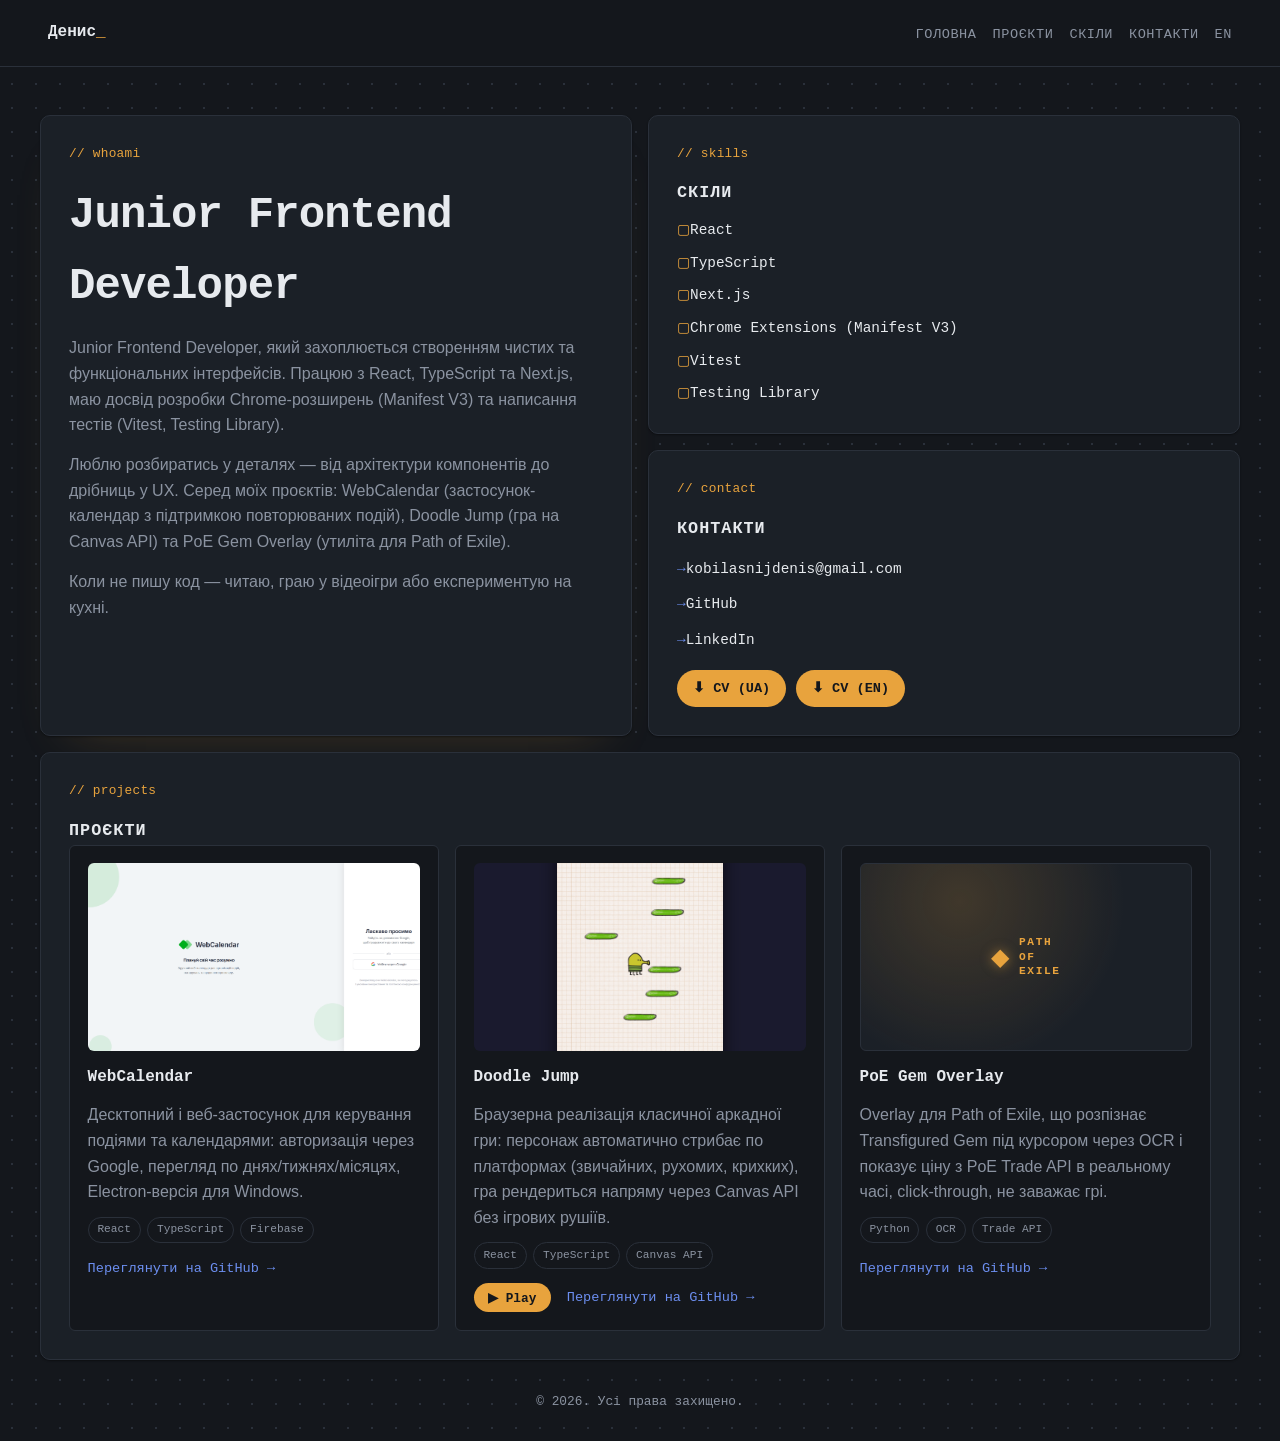
<file: index.html>
<!DOCTYPE html>
<html lang="uk">
<head>
    <meta charset="UTF-8">
    <meta name="viewport" content="width=device-width, initial-scale=1.0">
    <title>Портфоліо — Денис</title>
    <meta name="description" content="Портфоліо розробника: проєкти, скіли, контакти.">

    <!-- Етап 2: сюди буде наповнено CSS Grid верстку -->
    <link rel="stylesheet" href="style.css">
</head>
<body>

    <a class="skip-link" href="#main-content">Перейти до основного контенту</a>

    <header class="site-header">
        <nav class="main-nav" aria-label="Основна навігація">
            <a class="main-nav__logo" href="#hero">Денис</a>
            <button class="main-nav__toggle" type="button" aria-label="Відкрити меню" aria-expanded="false" aria-controls="main-nav-list">
                <span class="main-nav__toggle-bar"></span>
                <span class="main-nav__toggle-bar"></span>
                <span class="main-nav__toggle-bar"></span>
            </button>
            <ul id="main-nav-list" class="main-nav__list">
                <li class="main-nav__item"><a class="main-nav__link" href="#hero">Головна</a></li>
                <li class="main-nav__item"><a class="main-nav__link" href="#projects">Проєкти</a></li>
                <li class="main-nav__item"><a class="main-nav__link" href="#skills">Скіли</a></li>
                <li class="main-nav__item"><a class="main-nav__link" href="#contacts">Контакти</a></li>
                <li class="main-nav__item"><a class="main-nav__link" href="en.html">EN</a></li>
            </ul>
        </nav>
    </header>

    <main id="main-content" class="bento-grid">

        <!-- Hero-картка: велика, займає найбільше місця в сітці -->
        <section id="hero" class="bento-card bento-card--hero" aria-labelledby="hero-heading">
            <h1 id="hero-heading" class="hero__name">Junior Frontend Developer</h1>
            <p class="hero__text">Junior Frontend Developer, який захоплюється створенням чистих та функціональних інтерфейсів. Працюю з React, TypeScript та Next.js, маю досвід розробки Chrome-розширень (Manifest V3) та написання тестів (Vitest, Testing Library).</p>
            <p class="hero__text">Люблю розбиратись у деталях — від архітектури компонентів до дрібниць у UX. Серед моїх проєктів: WebCalendar (застосунок-календар з підтримкою повторюваних подій), Doodle Jump (гра на Canvas API) та PoE Gem Overlay (утиліта для Path of Exile).</p>
            <p class="hero__text">Коли не пишу код — читаю, граю у відеоігри або експериментую на кухні.</p>
        </section>

        <!-- Секція "Проєкти" як bento-картка-контейнер з підсіткою на 4 плейсхолдери -->
        <section id="projects" class="bento-card bento-card--projects" aria-labelledby="projects-heading">
            <h2 id="projects-heading" class="bento-card__title">Проєкти</h2>

            <div class="projects-grid">
                <article class="project-card" data-project="1">
                    <div class="project-card__preview has-thumb" role="button" tabindex="0" aria-label="Переглянути скріншоти проєкту WebCalendar" data-gallery='["screan shot/webcalendar/login.png", "screan shot/webcalendar/day-view.png", "screan shot/webcalendar/create-event.png"]' style="background-image: url('screan shot/webcalendar/login.png');"></div>
                    <h3 class="project-card__title">WebCalendar</h3>
                    <p class="project-card__desc">Десктопний і веб-застосунок для керування подіями та календарями: авторизація через Google, перегляд по днях/тижнях/місяцях, Electron-версія для Windows.</p>
                    <ul class="project-card__tags">
                        <li class="project-card__tag">React</li>
                        <li class="project-card__tag">TypeScript</li>
                        <li class="project-card__tag">Firebase</li>
                    </ul>
                    <a class="project-card__link" href="https://github.com/NacnudONE/-web-calendar" target="_blank" rel="noopener noreferrer">Переглянути на GitHub →</a>
                </article>

                <article class="project-card" data-project="2">
                    <div class="project-card__preview has-thumb" role="button" tabindex="0" aria-label="Переглянути скріншоти проєкту Doodle Jump" data-gallery='["screan shot/doodle-jump/menu.png", "screan shot/doodle-jump/gameplay.png"]' style="background-image: url('screan shot/doodle-jump/gameplay.png');"></div>
                    <h3 class="project-card__title">Doodle Jump</h3>
                    <p class="project-card__desc">Браузерна реалізація класичної аркадної гри: персонаж автоматично стрибає по платформах (звичайних, рухомих, крихких), гра рендериться напряму через Canvas API без ігрових рушіїв.</p>
                    <ul class="project-card__tags">
                        <li class="project-card__tag">React</li>
                        <li class="project-card__tag">TypeScript</li>
                        <li class="project-card__tag">Canvas API</li>
                    </ul>
                    <div class="project-card__actions">
                        <button class="project-card__play" type="button" data-play-url="https://nacnudone.github.io/doodle-Jump/">▶ Play</button>
                        <a class="project-card__link" href="https://github.com/NacnudONE/doodle-Jump" target="_blank" rel="noopener noreferrer">Переглянути на GitHub →</a>
                    </div>
                </article>

                <article class="project-card" data-project="3">
                    <div class="project-card__preview project-card__preview--logo" aria-hidden="true">
                        <span class="poe-logo">
                            <span class="poe-logo__gem">◆</span>
                            <span class="poe-logo__text">Path<br>of<br>Exile</span>
                        </span>
                    </div>
                    <h3 class="project-card__title">PoE Gem Overlay</h3>
                    <p class="project-card__desc">Overlay для Path of Exile, що розпізнає Transfigured Gem під курсором через OCR і показує ціну з PoE Trade API в реальному часі, click-through, не заважає грі.</p>
                    <ul class="project-card__tags">
                        <li class="project-card__tag">Python</li>
                        <li class="project-card__tag">OCR</li>
                        <li class="project-card__tag">Trade API</li>
                    </ul>
                    <a class="project-card__link" href="https://github.com/NacnudONE/poe_gem_overlay" target="_blank" rel="noopener noreferrer">Переглянути на GitHub →</a>
                </article>
            </div>
        </section>

        <!-- Картка "Скіли" -->
        <section id="skills" class="bento-card bento-card--skills" aria-labelledby="skills-heading">
            <h2 id="skills-heading" class="bento-card__title">Скіли</h2>
            <ul class="skills-list">
                <li class="skills-list__item">React</li>
                <li class="skills-list__item">TypeScript</li>
                <li class="skills-list__item">Next.js</li>
                <li class="skills-list__item">Chrome Extensions (Manifest V3)</li>
                <li class="skills-list__item">Vitest</li>
                <li class="skills-list__item">Testing Library</li>
            </ul>
        </section>

        <!-- Картка "Контакти" -->
        <section id="contacts" class="bento-card bento-card--contacts" aria-labelledby="contacts-heading">
            <h2 id="contacts-heading" class="bento-card__title">Контакти</h2>
            <ul class="contacts-list">
                <li class="contacts-list__item">
                    <a class="contacts-list__link" href="mailto:kobilasnijdenis@gmail.com" aria-label="Написати на пошту">kobilasnijdenis@gmail.com</a>
                </li>
                <li class="contacts-list__item">
                    <a class="contacts-list__link" href="https://github.com/NacnudONE" target="_blank" rel="noopener noreferrer" aria-label="Профіль на GitHub">GitHub</a>
                </li>
                <li class="contacts-list__item">
                    <a class="contacts-list__link" href="https://www.linkedin.com/in/%D0%B4%D0%B5%D0%BD%D0%B8%D1%81-%D0%BA%D0%BE%D0%B1%D0%B8%D0%BB%D1%8F%D1%88%D0%BD%D0%B8%D0%B9-59717441b/" target="_blank" rel="noopener noreferrer" aria-label="Профіль на LinkedIn">LinkedIn</a>
                </li>
            </ul>
            <div class="contacts-cv-group">
                <a class="contacts-cv" href="files/Denys_Kobyliashnyi_Resume.docx" download>⬇ CV (UA)</a>
                <a class="contacts-cv" href="files/Denys_Kobyliashnyi_Resume_EN.docx" download>⬇ CV (EN)</a>
            </div>
        </section>

    </main>

    <footer class="site-footer">
        <p class="site-footer__text">&copy; 2026. Усі права захищено.</p>
    </footer>

    <!-- Крок: галерея/lightbox для скріншотів проєктів (одна спільна модалка) -->
    <div class="lightbox" id="lightbox" hidden>
        <div class="lightbox__backdrop" data-lightbox-close></div>
        <div class="lightbox__dialog" role="dialog" aria-modal="true" aria-label="Перегляд скріншотів проєкту" tabindex="-1">
            <div class="lightbox__frame">
                <button class="lightbox__nav lightbox__nav--prev" type="button" aria-label="Попередній скріншот">&larr;</button>
                <div class="lightbox__stage"></div>
                <button class="lightbox__nav lightbox__nav--next" type="button" aria-label="Наступний скріншот">&rarr;</button>
            </div>
        </div>
    </div>

    <!-- Крок: модалка для запуску гри в iframe без переходу на іншу сторінку -->
    <div class="play-modal" id="play-modal" hidden>
        <div class="play-modal__backdrop" data-play-close></div>
        <div class="play-modal__dialog" role="dialog" aria-modal="true" aria-label="Гра" tabindex="-1">
            <button class="play-modal__close" type="button" aria-label="Закрити" data-play-close>&times;</button>
            <div class="play-modal__frame">
                <iframe class="play-modal__iframe" title="Гра" allow="autoplay; fullscreen"></iframe>
            </div>
        </div>
    </div>

    <script src="script.js" defer></script>
</body>
</html>
</file>
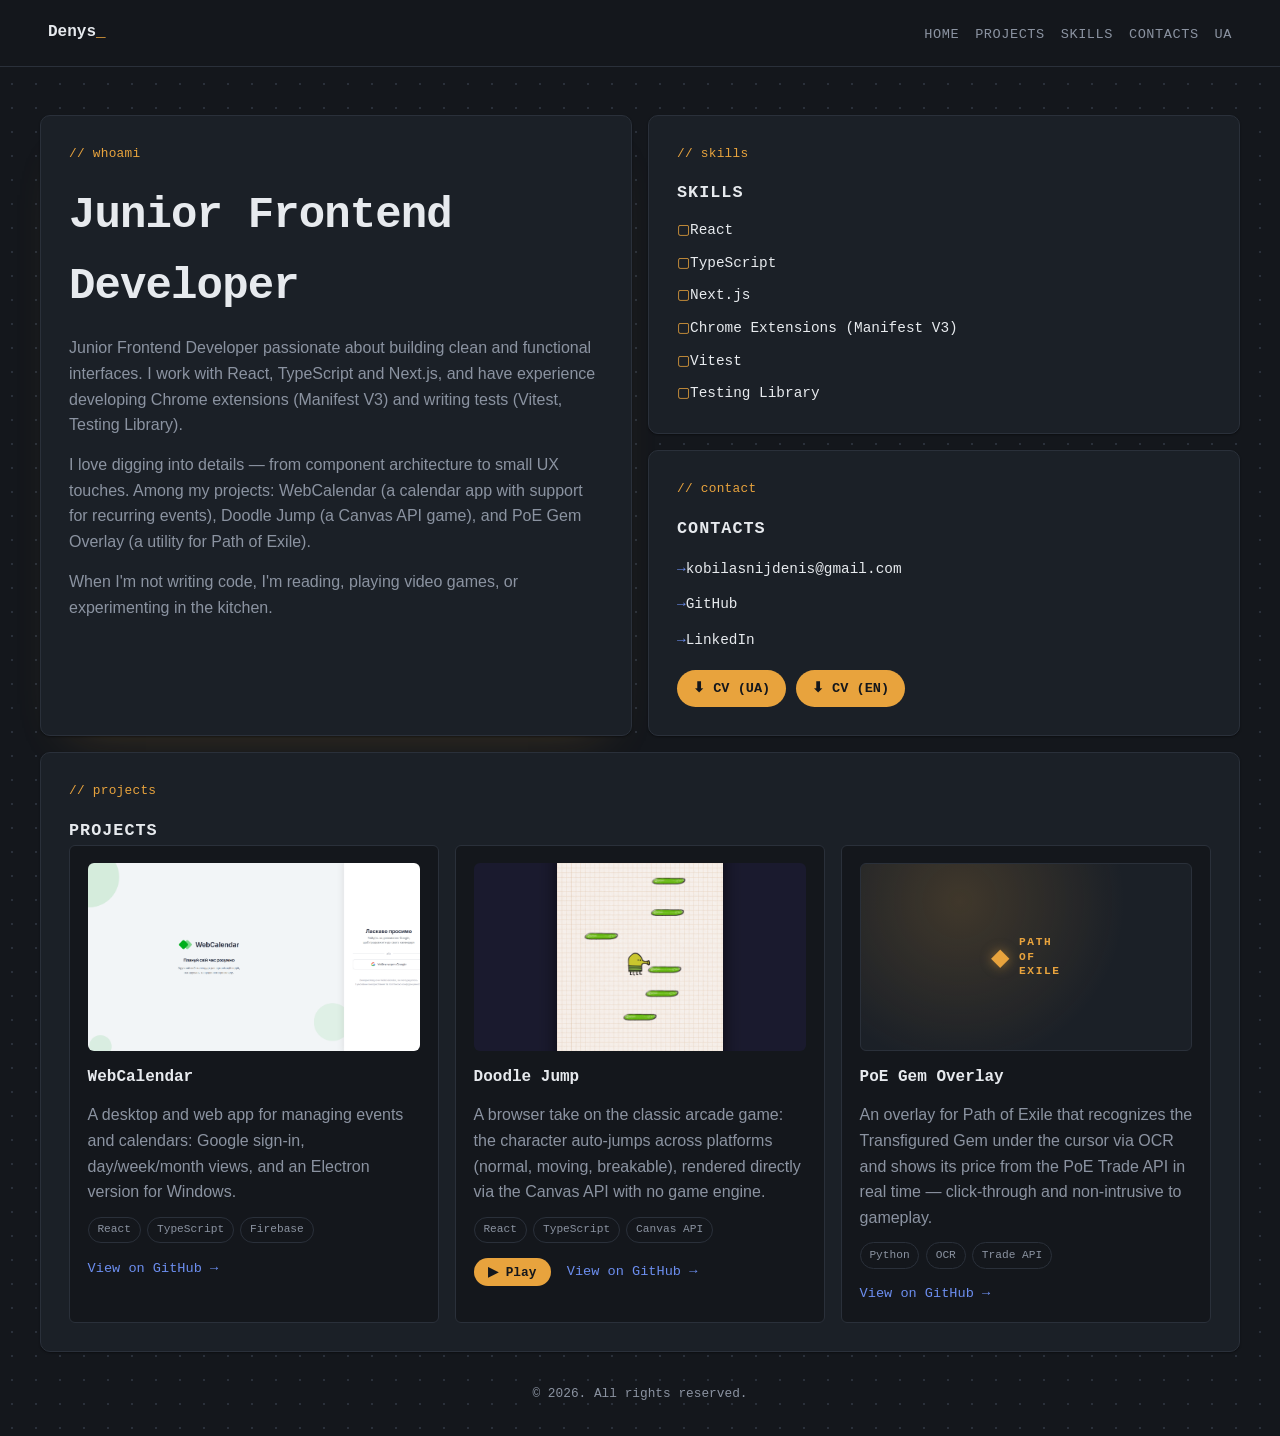
<file: en.html>
<!DOCTYPE html>
<html lang="en">
<head>
    <meta charset="UTF-8">
    <meta name="viewport" content="width=device-width, initial-scale=1.0">
    <title>Portfolio — Denys</title>
    <meta name="description" content="Developer portfolio: projects, skills, contacts.">

    <link rel="stylesheet" href="style.css">
</head>
<body>

    <a class="skip-link" href="#main-content">Skip to main content</a>

    <header class="site-header">
        <nav class="main-nav" aria-label="Main navigation">
            <a class="main-nav__logo" href="#hero">Denys</a>
            <button class="main-nav__toggle" type="button" aria-label="Open menu" aria-expanded="false" aria-controls="main-nav-list">
                <span class="main-nav__toggle-bar"></span>
                <span class="main-nav__toggle-bar"></span>
                <span class="main-nav__toggle-bar"></span>
            </button>
            <ul id="main-nav-list" class="main-nav__list">
                <li class="main-nav__item"><a class="main-nav__link" href="#hero">Home</a></li>
                <li class="main-nav__item"><a class="main-nav__link" href="#projects">Projects</a></li>
                <li class="main-nav__item"><a class="main-nav__link" href="#skills">Skills</a></li>
                <li class="main-nav__item"><a class="main-nav__link" href="#contacts">Contacts</a></li>
                <li class="main-nav__item"><a class="main-nav__link" href="index.html">UA</a></li>
            </ul>
        </nav>
    </header>

    <main id="main-content" class="bento-grid">

        <section id="hero" class="bento-card bento-card--hero" aria-labelledby="hero-heading">
            <h1 id="hero-heading" class="hero__name">Junior Frontend Developer</h1>
            <p class="hero__text">Junior Frontend Developer passionate about building clean and functional interfaces. I work with React, TypeScript and Next.js, and have experience developing Chrome extensions (Manifest V3) and writing tests (Vitest, Testing Library).</p>
            <p class="hero__text">I love digging into details — from component architecture to small UX touches. Among my projects: WebCalendar (a calendar app with support for recurring events), Doodle Jump (a Canvas API game), and PoE Gem Overlay (a utility for Path of Exile).</p>
            <p class="hero__text">When I'm not writing code, I'm reading, playing video games, or experimenting in the kitchen.</p>
        </section>

        <section id="projects" class="bento-card bento-card--projects" aria-labelledby="projects-heading">
            <h2 id="projects-heading" class="bento-card__title">Projects</h2>

            <div class="projects-grid">
                <article class="project-card" data-project="1">
                    <div class="project-card__preview has-thumb" role="button" tabindex="0" aria-label="View screenshots of the WebCalendar project" data-gallery='["screan shot/webcalendar/login.png", "screan shot/webcalendar/day-view.png", "screan shot/webcalendar/create-event.png"]' style="background-image: url('screan shot/webcalendar/login.png');"></div>
                    <h3 class="project-card__title">WebCalendar</h3>
                    <p class="project-card__desc">A desktop and web app for managing events and calendars: Google sign-in, day/week/month views, and an Electron version for Windows.</p>
                    <ul class="project-card__tags">
                        <li class="project-card__tag">React</li>
                        <li class="project-card__tag">TypeScript</li>
                        <li class="project-card__tag">Firebase</li>
                    </ul>
                    <a class="project-card__link" href="https://github.com/NacnudONE/-web-calendar" target="_blank" rel="noopener noreferrer">View on GitHub →</a>
                </article>

                <article class="project-card" data-project="2">
                    <div class="project-card__preview has-thumb" role="button" tabindex="0" aria-label="View screenshots of the Doodle Jump project" data-gallery='["screan shot/doodle-jump/menu.png", "screan shot/doodle-jump/gameplay.png"]' style="background-image: url('screan shot/doodle-jump/gameplay.png');"></div>
                    <h3 class="project-card__title">Doodle Jump</h3>
                    <p class="project-card__desc">A browser take on the classic arcade game: the character auto-jumps across platforms (normal, moving, breakable), rendered directly via the Canvas API with no game engine.</p>
                    <ul class="project-card__tags">
                        <li class="project-card__tag">React</li>
                        <li class="project-card__tag">TypeScript</li>
                        <li class="project-card__tag">Canvas API</li>
                    </ul>
                    <div class="project-card__actions">
                        <button class="project-card__play" type="button" data-play-url="https://nacnudone.github.io/doodle-Jump/">▶ Play</button>
                        <a class="project-card__link" href="https://github.com/NacnudONE/doodle-Jump" target="_blank" rel="noopener noreferrer">View on GitHub →</a>
                    </div>
                </article>

                <article class="project-card" data-project="3">
                    <div class="project-card__preview project-card__preview--logo" aria-hidden="true">
                        <span class="poe-logo">
                            <span class="poe-logo__gem">◆</span>
                            <span class="poe-logo__text">Path<br>of<br>Exile</span>
                        </span>
                    </div>
                    <h3 class="project-card__title">PoE Gem Overlay</h3>
                    <p class="project-card__desc">An overlay for Path of Exile that recognizes the Transfigured Gem under the cursor via OCR and shows its price from the PoE Trade API in real time — click-through and non-intrusive to gameplay.</p>
                    <ul class="project-card__tags">
                        <li class="project-card__tag">Python</li>
                        <li class="project-card__tag">OCR</li>
                        <li class="project-card__tag">Trade API</li>
                    </ul>
                    <a class="project-card__link" href="https://github.com/NacnudONE/poe_gem_overlay" target="_blank" rel="noopener noreferrer">View on GitHub →</a>
                </article>
            </div>
        </section>

        <section id="skills" class="bento-card bento-card--skills" aria-labelledby="skills-heading">
            <h2 id="skills-heading" class="bento-card__title">Skills</h2>
            <ul class="skills-list">
                <li class="skills-list__item">React</li>
                <li class="skills-list__item">TypeScript</li>
                <li class="skills-list__item">Next.js</li>
                <li class="skills-list__item">Chrome Extensions (Manifest V3)</li>
                <li class="skills-list__item">Vitest</li>
                <li class="skills-list__item">Testing Library</li>
            </ul>
        </section>

        <section id="contacts" class="bento-card bento-card--contacts" aria-labelledby="contacts-heading">
            <h2 id="contacts-heading" class="bento-card__title">Contacts</h2>
            <ul class="contacts-list">
                <li class="contacts-list__item">
                    <a class="contacts-list__link" href="mailto:kobilasnijdenis@gmail.com" aria-label="Send an email">kobilasnijdenis@gmail.com</a>
                </li>
                <li class="contacts-list__item">
                    <a class="contacts-list__link" href="https://github.com/NacnudONE" target="_blank" rel="noopener noreferrer" aria-label="GitHub profile">GitHub</a>
                </li>
                <li class="contacts-list__item">
                    <a class="contacts-list__link" href="https://www.linkedin.com/in/%D0%B4%D0%B5%D0%BD%D0%B8%D1%81-%D0%BA%D0%BE%D0%B1%D0%B8%D0%BB%D1%8F%D1%88%D0%BD%D0%B8%D0%B9-59717441b/" target="_blank" rel="noopener noreferrer" aria-label="LinkedIn profile">LinkedIn</a>
                </li>
            </ul>
            <div class="contacts-cv-group">
                <a class="contacts-cv" href="files/Denys_Kobyliashnyi_Resume.docx" download>⬇ CV (UA)</a>
                <a class="contacts-cv" href="files/Denys_Kobyliashnyi_Resume_EN.docx" download>⬇ CV (EN)</a>
            </div>
        </section>

    </main>

    <footer class="site-footer">
        <p class="site-footer__text">&copy; 2026. All rights reserved.</p>
    </footer>

    <div class="lightbox" id="lightbox" hidden>
        <div class="lightbox__backdrop" data-lightbox-close></div>
        <div class="lightbox__dialog" role="dialog" aria-modal="true" aria-label="Project screenshots preview" tabindex="-1">
            <div class="lightbox__frame">
                <button class="lightbox__nav lightbox__nav--prev" type="button" aria-label="Previous screenshot">&larr;</button>
                <div class="lightbox__stage"></div>
                <button class="lightbox__nav lightbox__nav--next" type="button" aria-label="Next screenshot">&rarr;</button>
            </div>
        </div>
    </div>

    <div class="play-modal" id="play-modal" hidden>
        <div class="play-modal__backdrop" data-play-close></div>
        <div class="play-modal__dialog" role="dialog" aria-modal="true" aria-label="Game" tabindex="-1">
            <button class="play-modal__close" type="button" aria-label="Close" data-play-close>&times;</button>
            <div class="play-modal__frame">
                <iframe class="play-modal__iframe" title="Game" allow="autoplay; fullscreen"></iframe>
            </div>
        </div>
    </div>

    <script src="script.js" defer></script>
</body>
</html>
</file>
<file: style.css>
/* =========================================================
   ЕТАП 2: CSS GRID ВЕРСТКА
   Наповнення:
   - Крок 2.1: базовий reset
   - Крок 2.2: display:grid + grid-template-areas для bento-розкладки
   - Крок 2.3: розміри карток (велика hero, менші — проєкти/скіли)
   Далі буде наповнено:
   - Етап 3: візуальний стиль — кольори, типографіка, тіні, паддінги
   - Етап 4: інтерактивність — hover, transition, мобільне меню
   - Етап 5: адаптивність — @media
   ========================================================= */

/* ---------- Крок 2.1: базовий reset ---------- */
*,
*::before,
*::after {
    box-sizing: border-box;
    margin: 0;
    padding: 0;
}

html {
    height: 100%;
}

body {
    min-height: 100%;
}

ul {
    list-style: none;
}

a {
    text-decoration: none;
    color: inherit;
}

/* ---------- Навігація: тимчасово горизонтальний список ---------- */
.main-nav {
    display: flex;
    align-items: center;
    justify-content: space-between;
}

.main-nav__list {
    display: flex;
    gap: 1rem;
}

/* ---------- Крок 2.2 + 2.3: bento-grid контейнер і розміри карток ---------- */
.bento-grid {
    display: grid;
    grid-template-columns: repeat(4, 1fr);
    grid-template-rows: repeat(2, minmax(160px, auto)) auto;
    grid-template-areas:
        "hero hero skills skills"
        "hero hero contacts contacts"
        "projects projects projects projects";
    align-items: start;
    gap: 1rem;
    max-width: 1200px;
    margin-inline: auto;
    margin-top: 3rem;
}

.bento-card--hero {
    align-self: stretch;
}

.bento-card--hero {
    grid-area: hero;
}

.bento-card--skills {
    grid-area: skills;
}

.bento-card--projects {
    grid-area: projects;
}

.bento-card--contacts {
    grid-area: contacts;
}

/* ---------- Внутрішня підсітка карток-проєктів ---------- */
.projects-grid {
    display: grid;
    grid-template-columns: repeat(3, 1fr);
    gap: 1rem;
}

/* =========================================================
   ЕТАП 3: ВІЗУАЛЬНИЙ СТИЛЬ
   Напрямок: естетика редактора коду/терміналу — графітовий фон,
   моно-шрифт для заголовків і "коментарних" міток секцій
   (// whoami, // skills...), теплий бурштиновий акцент.
   - Крок 3.1: колірна палітра + фон
   - Крок 3.2: типографіка
   - Крок 3.3: тіні, заокруглення, паддінги карток
   ========================================================= */

@import url('https://fonts.googleapis.com/css2?family=JetBrains+Mono:wght@400;600;700&family=Inter:wght@400;500;600&display=swap');

:root {
    /* Крок 3.1: колірна палітра */
    --color-bg: #14171c;
    --color-surface: #1b2027;
    --color-border: #2a303a;
    --color-text: #e7eaee;
    --color-text-muted: #8b93a1;
    --color-accent: #e8a33d;
    --color-accent-blue: #6c8eef;

    /* Крок 3.2: типографіка */
    --font-display: 'JetBrains Mono', 'Fira Code', ui-monospace, monospace;
    --font-body: 'Inter', -apple-system, BlinkMacSystemFont, 'Segoe UI', sans-serif;

    /* Крок 3.3: спільні розміри */
    --radius-card: 10px;
    --radius-chip: 6px;
    --space-card: 1.75rem;
}

/* ---------- Крок 3.1: фон сторінки ---------- */
body {
    background-color: var(--color-bg);
    background-image: radial-gradient(var(--color-border) 1px, transparent 1px);
    background-size: 24px 24px;
    color: var(--color-text);
    font-family: var(--font-body);
    line-height: 1.6;
}

/* ---------- Крок 3.2: типографіка ---------- */
.hero__name,
.bento-card__title,
.project-card__title,
.main-nav__logo,
.main-nav__link {
    font-family: var(--font-display);
}

.hero__name {
    font-size: clamp(2rem, 5vw, 2.75rem);
    font-weight: 700;
    letter-spacing: -0.02em;
}

.hero__text {
    margin-top: 0.9rem;
    max-width: 60ch;
    color: var(--color-text-muted);
}

.bento-card__title {
    font-size: 1.05rem;
    font-weight: 600;
    text-transform: uppercase;
    letter-spacing: 0.06em;
    color: var(--color-text);
}

.project-card__title {
    font-size: 1rem;
    font-weight: 600;
}

.bento-card__text,
.project-card__desc {
    margin-top: 0.75rem;
    color: var(--color-text-muted);
}

/* Сигнатурний елемент: кожна картка підписана як код-коментар */
.bento-card {
    position: relative;
}

.bento-card::before {
    display: block;
    margin-bottom: 1rem;
    font-family: var(--font-display);
    font-size: 0.8rem;
    color: var(--color-accent);
    letter-spacing: 0.02em;
}

.bento-card--hero::before     { content: "// whoami"; }
.bento-card--skills::before   { content: "// skills"; }
.bento-card--projects::before { content: "// projects"; }
.bento-card--contacts::before { content: "// contact"; }

/* ---------- Навігація ---------- */
.site-header {
    position: sticky;
    top: 0;
    z-index: 30;
    background-color: var(--color-bg);
}

.main-nav {
    position: relative;
    padding: 1.25rem clamp(1rem, 4vw, 3rem);
    border-bottom: 1px solid var(--color-border);
}

.main-nav__logo {
    font-weight: 600;
    font-size: 1rem;
}

.main-nav__logo::after {
    content: "_";
    color: var(--color-accent);
}

.main-nav__link {
    font-size: 0.85rem;
    text-transform: uppercase;
    letter-spacing: 0.04em;
    color: var(--color-text-muted);
}

/* ---------- Крок 3.3: тіні, заокруглення, паддінги карток ---------- */
.bento-card {
    background-color: var(--color-surface);
    border: 1px solid var(--color-border);
    border-radius: var(--radius-card);
    padding: var(--space-card);
    box-shadow: 0 1px 2px rgba(0, 0, 0, 0.4);
}

.bento-card--hero {
    box-shadow:
        0 1px 2px rgba(0, 0, 0, 0.4),
        0 24px 48px -32px rgba(232, 163, 61, 0.25);
}

.project-card {
    background-color: var(--color-bg);
    border: 1px solid var(--color-border);
    border-radius: var(--radius-chip);
    padding: 1.1rem;
}

/* ---------- Етап 6: плейсхолдери реального контенту ---------- */
/* Крок 6.1: заглушка-скріншот для проєктів (заміниться реальним зображенням) */
.project-card__preview {
    aspect-ratio: 16 / 9;
    margin-bottom: 0.9rem;
    border: 1px dashed var(--color-border);
    border-radius: var(--radius-chip);
    display: flex;
    align-items: center;
    justify-content: center;
    cursor: pointer;
    transition: border-color 0.2s ease;
}

.project-card__preview:hover,
.project-card__preview:focus-visible {
    border-color: var(--color-accent-blue);
}

.project-card__preview::after {
    content: "screenshot.png";
    font-family: var(--font-display);
    font-size: 0.75rem;
    color: var(--color-text-muted);
}

.project-card__preview.has-thumb {
    border: none;
    background-repeat: no-repeat;
    background-size: cover;
    background-position: center;
}

.project-card__preview.has-thumb::after {
    content: none;
}

.project-card__preview.project-card__preview--logo,
.project-card__preview.project-card__preview--logo:hover,
.project-card__preview.project-card__preview--logo:focus-visible {
    border-color: var(--color-border);
    border-style: solid;
    background-image: none;
    background-color: var(--color-surface);
    background: radial-gradient(circle at 30% 20%, rgba(232, 163, 61, 0.18), transparent 60%), var(--color-surface);
    cursor: default;
}

.project-card__preview.project-card__preview--logo::after {
    content: none;
}

.poe-logo {
    display: flex;
    align-items: center;
    gap: 0.6rem;
    color: var(--color-accent);
}

.poe-logo__gem {
    font-size: 1.5rem;
    line-height: 1;
    filter: drop-shadow(0 0 6px rgba(232, 163, 61, 0.55));
}

.poe-logo__text {
    font-family: var(--font-display);
    font-size: 0.7rem;
    font-weight: 700;
    line-height: 1.3;
    letter-spacing: 0.14em;
    text-transform: uppercase;
}

.project-card__tags {
    display: flex;
    flex-wrap: wrap;
    gap: 0.4rem;
    margin-top: 0.75rem;
}

.project-card__tag {
    font-family: var(--font-display);
    font-size: 0.7rem;
    padding: 0.2rem 0.55rem;
    border: 1px solid var(--color-border);
    border-radius: 999px;
    color: var(--color-text-muted);
}

.project-card__link {
    display: inline-block;
    margin-top: 0.9rem;
    font-family: var(--font-display);
    font-size: 0.85rem;
    color: var(--color-accent-blue);
}

.project-card__actions {
    display: flex;
    align-items: center;
    gap: 1rem;
    margin-top: 0.9rem;
}

.project-card__actions .project-card__link {
    margin-top: 0;
}

.project-card__play {
    display: inline-flex;
    align-items: center;
    gap: 0.35rem;
    border: none;
    border-radius: 999px;
    padding: 0.4rem 0.9rem;
    background-color: var(--color-accent);
    color: var(--color-bg);
    font-family: var(--font-display);
    font-size: 0.8rem;
    font-weight: 600;
    cursor: pointer;
    transition: transform 0.2s ease, box-shadow 0.2s ease;
}

.project-card__play:hover,
.project-card__play:focus-visible {
    transform: translateY(-2px);
    box-shadow: 0 8px 16px -6px rgba(232, 163, 61, 0.6);
}

/* ---------- Скіли: теги у стилі команд терміналу ---------- */
.skills-list {
    margin-top: 0.75rem;
    display: flex;
    flex-direction: column;
    gap: 0.6rem;
}

.skills-list__item {
    font-family: var(--font-display);
    font-size: 0.9rem;
    color: var(--color-text);
}

/* Крок 6.2: заглушка-іконка технології (заміниться реальною SVG-іконкою) */
.skills-list__item::before {
    content: "\25A2 ";
    color: var(--color-accent);
}

/* ---------- Контакти ---------- */
.contacts-list {
    margin-top: 0.75rem;
    display: flex;
    flex-direction: column;
    gap: 0.6rem;
}

.contacts-list__link {
    font-family: var(--font-display);
    font-size: 0.9rem;
}

.contacts-list__link::before {
    content: "\2192 ";
    color: var(--color-accent-blue);
}

.contacts-cv-group {
    display: flex;
    flex-wrap: wrap;
    gap: 0.6rem;
    margin-top: 1.1rem;
}

.contacts-cv {
    display: inline-flex;
    align-items: center;
    gap: 0.4rem;
    border-radius: 999px;
    padding: 0.5rem 1rem;
    background-color: var(--color-accent);
    color: var(--color-bg);
    font-family: var(--font-display);
    font-size: 0.85rem;
    font-weight: 600;
    transition: transform 0.2s ease, box-shadow 0.2s ease;
}

.contacts-cv:hover,
.contacts-cv:focus-visible {
    transform: translateY(-2px);
    box-shadow: 0 8px 16px -6px rgba(232, 163, 61, 0.6);
}

/* ---------- Skip-link (доступність) ---------- */
.skip-link {
    position: absolute;
    left: -9999px;
    top: 0;
    background: var(--color-accent);
    color: var(--color-bg);
    padding: 0.5rem 1rem;
    border-radius: var(--radius-chip);
    z-index: 100;
}

.skip-link:focus {
    left: 1rem;
    top: 1rem;
}

/* ---------- Підвал ---------- */
.site-footer {
    padding: 2rem clamp(1rem, 4vw, 3rem);
    text-align: center;
}

.site-footer__text {
    font-family: var(--font-display);
    font-size: 0.8rem;
    color: var(--color-text-muted);
}

/* =========================================================
   ЕТАП 4: ІНТЕРАКТИВНІСТЬ
   - Крок 4.1: hover-ефекти на картках
   - Крок 4.2: плавний скрол навігації
   - Крок 4.3: мобільне меню (бургер)
   ========================================================= */

/* ---------- Крок 4.2: плавний скрол ---------- */
html {
    scroll-behavior: smooth;
}

/* ---------- Крок 4.1: hover-ефекти на картках ---------- */
.bento-card,
.project-card {
    transition: transform 0.2s ease, border-color 0.2s ease, box-shadow 0.2s ease;
}

.bento-card:hover {
    transform: translateY(-4px);
    border-color: var(--color-accent);
}

.project-card:hover {
    transform: translateY(-3px);
    border-color: var(--color-accent-blue);
}

.main-nav__link,
.contacts-list__link,
.project-card__link {
    transition: color 0.2s ease;
}

.main-nav__link:hover,
.contacts-list__link:hover,
.project-card__link:hover {
    color: var(--color-accent);
}

/* ---------- Крок 4.3: мобільне меню (бургер) ---------- */
.main-nav__toggle {
    display: none;
    flex-direction: column;
    justify-content: center;
    gap: 5px;
    width: 32px;
    height: 32px;
    background: none;
    border: none;
    cursor: pointer;
}

.main-nav__toggle-bar {
    display: block;
    height: 2px;
    width: 100%;
    background-color: var(--color-text);
    border-radius: 2px;
    transition: transform 0.2s ease, opacity 0.2s ease;
}

.main-nav__toggle.is-active .main-nav__toggle-bar:nth-child(1) {
    transform: translateY(7px) rotate(45deg);
}

.main-nav__toggle.is-active .main-nav__toggle-bar:nth-child(2) {
    opacity: 0;
}

.main-nav__toggle.is-active .main-nav__toggle-bar:nth-child(3) {
    transform: translateY(-7px) rotate(-45deg);
}

/* =========================================================
   ЕТАП 5: АДАПТИВНІСТЬ
   Медіа-запити йдуть від ширшого брейкпоінта до вужчого,
   щоб вужчі правила коректно перекривали ширші в каскаді.
   - Крок 5.1: media query для планшета
   - Крок 5.2: media query для мобільного (сітка → 1 колонка)
   ========================================================= */

/* ---------- Крок 5.1: планшет ---------- */
@media (max-width: 1024px) {
    .bento-grid {
        grid-template-columns: repeat(2, 1fr);
        grid-template-rows: auto auto auto auto;
        grid-template-areas:
            "hero hero"
            "skills skills"
            "contacts contacts"
            "projects projects";
    }

    .projects-grid {
        grid-template-columns: repeat(2, 1fr);
    }
}

/* ---------- Крок 5.2: мобільний (сітка в одну колонку) + бургер-меню ---------- */
@media (max-width: 700px) {
    .main-nav__toggle {
        display: flex;
    }

    .main-nav__list {
        position: absolute;
        top: 100%;
        left: 0;
        right: 0;
        z-index: 20;
        flex-direction: column;
        gap: 0;
        background-color: var(--color-surface);
        border-bottom: 1px solid var(--color-border);
        max-height: 0;
        overflow: hidden;
        transition: max-height 0.25s ease;
    }

    .main-nav__list.is-open {
        max-height: 320px;
    }

    .main-nav__item {
        padding: 0.9rem clamp(1rem, 4vw, 3rem);
        border-top: 1px solid var(--color-border);
    }

    .bento-grid {
        grid-template-columns: 1fr;
        grid-template-rows: auto;
        grid-template-areas:
            "hero"
            "skills"
            "contacts"
            "projects";
        padding-inline: 1rem;
        gap: 0.75rem;
    }

    .bento-card {
        padding: 1.25rem;
    }

    .projects-grid {
        grid-template-columns: 1fr;
    }

    .lightbox__dialog {
        --lightbox-gutter: 2.25rem;
    }

    .lightbox__nav {
        width: 1.75rem;
        height: 1.75rem;
        font-size: 0.9rem;
    }
}

/* =========================================================
   ГАЛЕРЕЯ/LIGHTBOX ДЛЯ СКРІНШОТІВ ПРОЄКТІВ
   ========================================================= */
.lightbox {
    position: fixed;
    inset: 0;
    z-index: 100;
    display: flex;
    align-items: center;
    justify-content: center;
    padding: 1.5rem;
}

.lightbox[hidden] {
    display: none;
}

.lightbox {
    opacity: 0;
    transition: opacity 0.25s ease;
}

.lightbox.is-visible {
    opacity: 1;
}

.lightbox__backdrop {
    position: absolute;
    inset: 0;
    background-color: rgba(10, 12, 15, 0.85);
}

.lightbox__dialog {
    --lightbox-gutter: 3.5rem;
    position: relative;
    z-index: 1;
    display: flex;
    flex-direction: column;
    align-items: center;
    width: min(90vw, 900px);
    transform: scale(0.85) translateY(20px);
    transition: transform 0.3s ease;
}

.lightbox.is-visible .lightbox__dialog {
    transform: scale(1) translateY(0);
}

.lightbox__dialog:focus-visible {
    outline: none;
}

.lightbox__frame {
    position: relative;
    width: 100%;
}

.lightbox__stage {
    max-width: calc(100% - (var(--lightbox-gutter) * 2));
    max-height: 80vh;
    margin: 0 auto;
    display: flex;
}

.lightbox__image {
    display: block;
    width: auto;
    height: auto;
    max-width: 100%;
    max-height: 80vh;
    border-radius: var(--radius-chip);
    box-shadow:
        0 30px 60px -20px rgba(0, 0, 0, 0.75),
        0 10px 25px rgba(0, 0, 0, 0.5);
}

.lightbox__placeholder,
.project-card__preview {
    background-image: repeating-linear-gradient(
        45deg,
        var(--color-surface) 0 10px,
        var(--color-bg) 10px 20px
    );
}

.lightbox__placeholder {
    width: min(500px, 100%);
    aspect-ratio: 16 / 9;
    display: flex;
    align-items: center;
    justify-content: center;
    border: 1px dashed var(--color-border);
    border-radius: var(--radius-chip);
}

.lightbox__placeholder span {
    font-family: var(--font-display);
    font-size: 0.85rem;
    color: var(--color-text-muted);
}

.lightbox__nav {
    position: absolute;
    display: flex;
    align-items: center;
    justify-content: center;
    border: 1px solid var(--color-border);
    border-radius: 50%;
    background-color: var(--color-bg);
    color: var(--color-text);
    font-family: var(--font-display);
    cursor: pointer;
    transition: border-color 0.2s ease, color 0.2s ease;
}

.lightbox__nav:hover,
.lightbox__nav:focus-visible {
    border-color: var(--color-accent);
    color: var(--color-accent);
}

.lightbox__nav {
    top: 50%;
    transform: translateY(-50%);
    width: 2.5rem;
    height: 2.5rem;
    font-size: 1.1rem;
}

.lightbox__nav--prev {
    left: 0;
}

.lightbox__nav--next {
    right: 0;
}

/* =========================================================
   МОДАЛКА ЗАПУСКУ ГРИ (iframe, без переходу на іншу сторінку)
   ========================================================= */
.play-modal {
    position: fixed;
    inset: 0;
    z-index: 100;
    display: flex;
    align-items: center;
    justify-content: center;
    padding: 1.5rem;
    opacity: 0;
    transition: opacity 0.25s ease;
}

.play-modal[hidden] {
    display: none;
}

.play-modal.is-visible {
    opacity: 1;
}

.play-modal__backdrop {
    position: absolute;
    inset: 0;
    background-color: rgba(10, 12, 15, 0.85);
}

.play-modal__dialog {
    position: relative;
    z-index: 1;
    width: min(90vw, 460px);
    transform: scale(0.85) translateY(20px);
    transition: transform 0.3s ease;
}

.play-modal.is-visible .play-modal__dialog {
    transform: scale(1) translateY(0);
}

.play-modal__dialog:focus-visible {
    outline: none;
}

.play-modal__close {
    position: absolute;
    top: -2.75rem;
    right: 0;
    width: 2rem;
    height: 2rem;
    display: flex;
    align-items: center;
    justify-content: center;
    border: 1px solid var(--color-border);
    border-radius: 50%;
    background-color: var(--color-bg);
    color: var(--color-text);
    font-family: var(--font-display);
    font-size: 1.25rem;
    cursor: pointer;
    transition: border-color 0.2s ease, color 0.2s ease;
}

.play-modal__close:hover,
.play-modal__close:focus-visible {
    border-color: var(--color-accent);
    color: var(--color-accent);
}

.play-modal__frame {
    width: 100%;
    max-height: 85vh;
    aspect-ratio: 2 / 3;
    border-radius: var(--radius-chip);
    overflow: hidden;
    box-shadow:
        0 30px 60px -20px rgba(0, 0, 0, 0.75),
        0 10px 25px rgba(0, 0, 0, 0.5);
}

.play-modal__iframe {
    width: 100%;
    height: 100%;
    border: none;
    background-color: var(--color-surface);
}

/* ---------- Повага до prefers-reduced-motion ---------- */
@media (prefers-reduced-motion: reduce) {
    html {
        scroll-behavior: auto;
    }

    * {
        transition: none !important;
        animation: none !important;
    }
}
</file>
